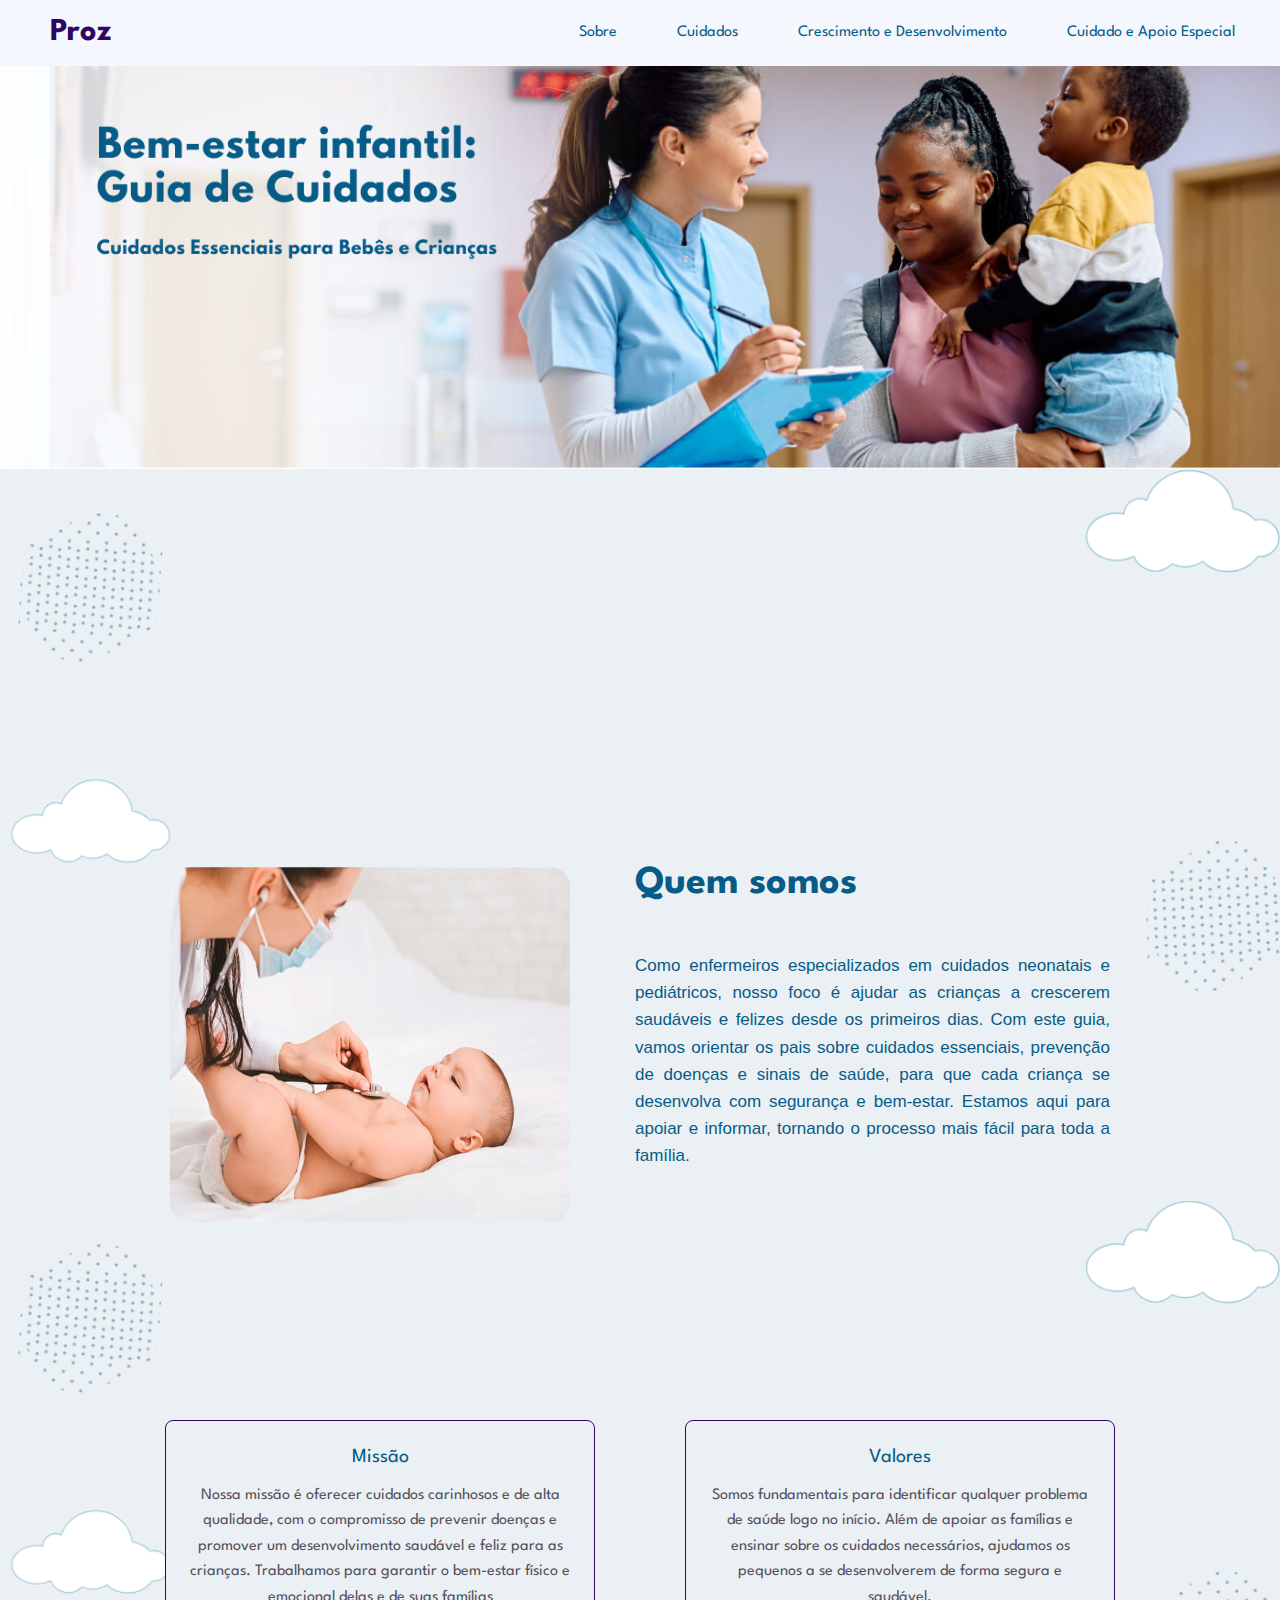
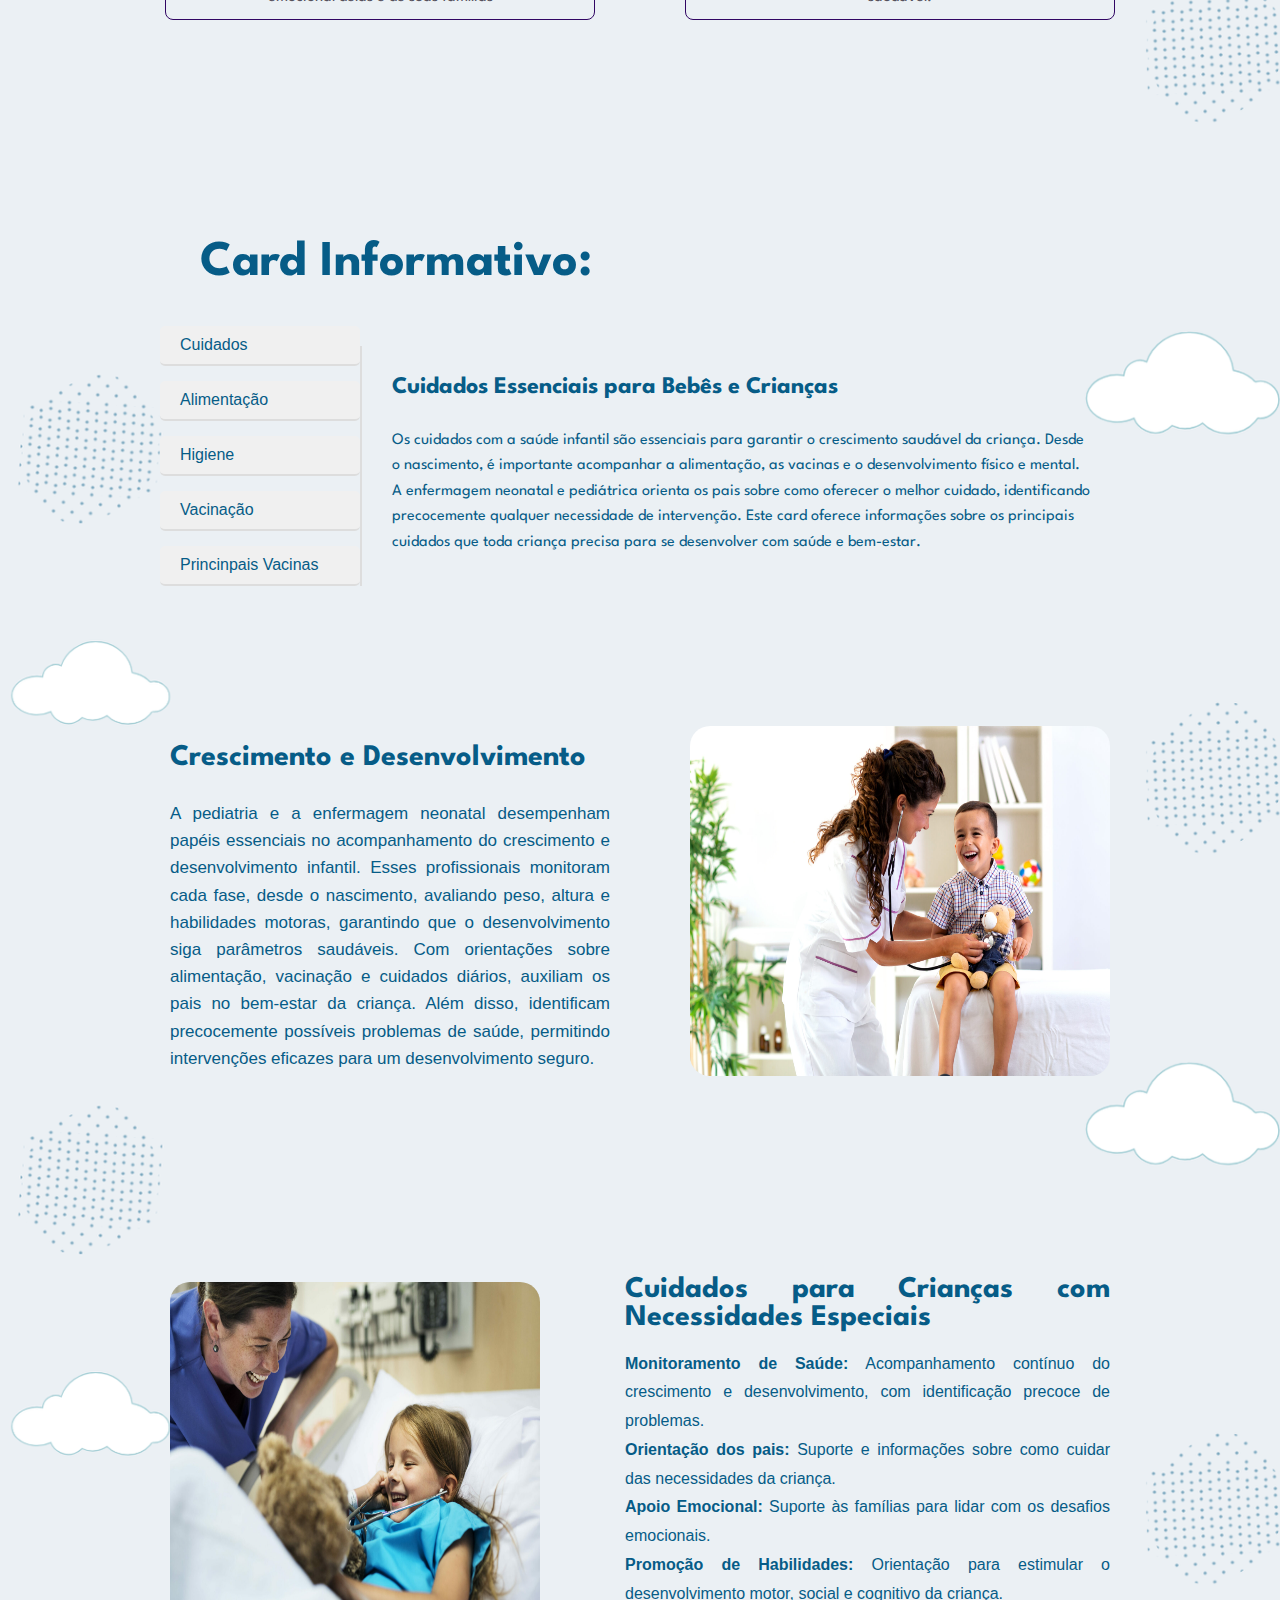
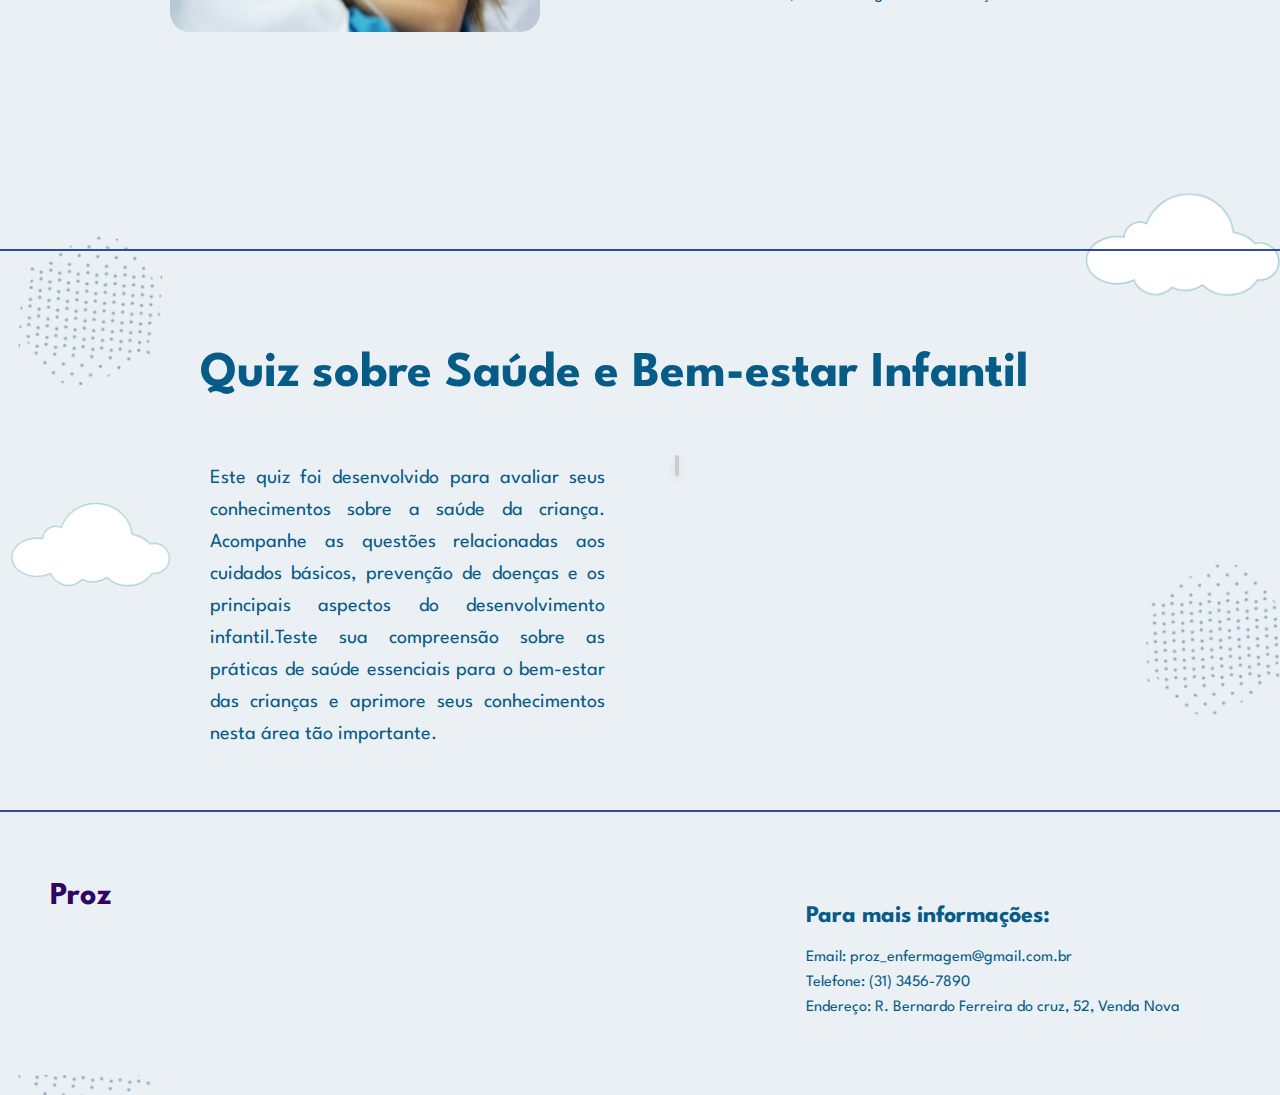
<file: index.html>
<!DOCTYPE html>
<html lang="pt-br">

<head>
    <meta charset="UTF-8">
    <meta name="viewport" content="width=device-width, initial-scale=1.0">
    <title>Enfermagem Neonatal e Pediátrica</title>
    <link rel="stylesheet" href="style.css">
    <link href="https://fonts.googleapis.com/css2?family=League+Spartan:wght@400;700&display=swap" rel="stylesheet">
</head>

<body>
    <header id="header">
        <h1>Proz</h1>
        <nav>
            <ul>
                <li><a href="#sobre">Sobre</a></li>
                <li><a href="#cuidados">Cuidados</a></li>
                <li><a href="#crescimento">Crescimento e Desenvolvimento</a></li>
                <li><a href="#especial">Cuidado e Apoio Especial</a></li>
            </ul>
        </nav>
    </header>


    <div class="carrossel-container">
        <div class="carrossel">
            <div class="slide"><img src="slide1.png" alt="Imagem 1"></div>
            <div class="slide"><img src="slide2.png" alt="Imagem 2"></div>
        </div>
    </div>
    <script src="script.js"></script>


    <!-- Seção Sobre -->
    <section id="sobre">
        <img src="baby.png" alt="img">
        <div>
            <h2>Quem somos</h2>
            <p>Como enfermeiros especializados em cuidados neonatais e pediátricos, nosso foco é ajudar as
                crianças a crescerem saudáveis e felizes desde os primeiros dias. Com este guia, vamos orientar os pais
                sobre cuidados essenciais, prevenção de doenças e sinais de saúde, para que cada criança se desenvolva com
                segurança e bem-estar. Estamos aqui para apoiar e informar, tornando o processo mais fácil para toda a
                família.</p>
        </div>
    </section>

    <!-- Seção de Cards -->

    <section id="missao-valores">
        <div class="card">
            <h3>Missão</h3>
            <p>Nossa missão é oferecer cuidados carinhosos e de alta qualidade, com o compromisso de prevenir
                doenças e promover um desenvolvimento saudável e feliz para as crianças. Trabalhamos para garantir 
                o bem-estar físico e emocional delas e de suas famílias</p>
        </div>

        <div class="card">
            <h3>Valores</h3>
            <p>Somos fundamentais para identificar qualquer problema de saúde logo no início. Além de apoiar as famílias e
                ensinar sobre os cuidados necessários, ajudamos os pequenos a se desenvolverem de forma segura e saudável.
            </p>
        </div>
    </section>


    <!-- Seção de cuidados botoes -->
    <h1 class="informativo">Card Informativo:</h1>
    <section id="cuidados">
        <div class="informacao-item">
            <button class="informacao-botao" onclick="mostrarInformacao('cuidado')">Cuidados</button>
            <button class="informacao-botao" onclick="mostrarInformacao('alimentacao')">Alimentação</button>
            <button class="informacao-botao" onclick="mostrarInformacao('higiene')">Higiene</button>
            <button class="informacao-botao" onclick="mostrarInformacao('vacinacao')">Vacinação</button>
            <button class="informacao-botao" onclick="mostrarInformacao('vacinas')">Princinpais Vacinas</button>
        </div>
        <div id="informacao-conteudo"></div>
    </section>

    <!-- Seção de crescimento -->

    <section id="crescimento">
        <div>
            <h2>Crescimento e Desenvolvimento</h2>
            <br>
            <p>A pediatria e a enfermagem neonatal desempenham papéis essenciais no acompanhamento do 
                crescimento e desenvolvimento infantil. Esses profissionais monitoram cada fase, 
                desde o nascimento, avaliando peso, altura e habilidades motoras, garantindo que o 
                desenvolvimento siga parâmetros saudáveis. Com orientações sobre alimentação, 
                vacinação e cuidados diários, auxiliam os pais no bem-estar da criança. Além disso, 
                identificam precocemente possíveis problemas de saúde, 
                permitindo intervenções eficazes para um desenvolvimento seguro.</p>
        </div>
        <img src="desenvolvimento.png" alt="img">
    </section>


    <!-- Seção de Cuidados Especiais -->
      <section id="especial">
        <img src="especiais.png" alt="foto">
        <div>
            <h2>Cuidados para Crianças com Necessidades Especiais</h2>
            <br>
            <p><b>Monitoramento de Saúde:</b> Acompanhamento contínuo 
            do crescimento e desenvolvimento, com identificação precoce de problemas.
            <br>
            <b>Orientação dos pais:</b> Suporte e informações 
            sobre como cuidar das necessidades da criança.
            <br>
            <b>Apoio Emocional:</b> Suporte às famílias para lidar com os desafios emocionais.
            <br>
            <b>Promoção de Habilidades:</b> Orientação para estimular o 
            desenvolvimento motor, social e cognitivo da criança.
            <br>
            </p>
        </div>
    </section>

    <hr>
    <!-- Seção do Quiz -->

    <h1 class="informativo">Quiz sobre Saúde e Bem-estar Infantil</h1>
    <section id="secquiz">
        <div class="texto">
            <p>Este quiz foi desenvolvido para avaliar seus conhecimentos sobre a saúde da criança. Acompanhe 
                as questões relacionadas aos cuidados básicos, prevenção de doenças e os principais 
                aspectos do desenvolvimento infantil.Teste sua compreensão sobre as práticas de saúde essenciais 
                para o bem-estar das crianças e aprimore seus conhecimentos nesta área tão importante.
            </p>
        </div>
        <div class="quiz">
            <script>(function(q,u,i,z,r){z=q.createElement(u),r=q.getElementsByTagName(u)[0];z.async=1;z.src=i;r.parentNode.insertBefore(z,r);})
            (document,'script','https://pt.quizur.com/js/embedder.js');</script>
            <ins class="quizurembed" data-id="http://pt.quizur.com/trivia/voce-sabe-sobre-a-saode-da-crianca-1nZIB"></ins>
            <div style="text-align:center; margin-top:20px">
            <a href="https://pt.quizur.com" target="_blank" 
            style="color:#ccc; text-decoration: none"></a></div> 
        </div>
    </section>      

    <hr>


    <!-- Seção de Contato -->
    
    <section class="contato">
        <h2 class="titulo-contato">Proz</h2>
        <div class="informacoes">
            <h2>Para mais informações:</h2>
            <p>Email: proz_enfermagem@gmail.com.br</p>
            <p>Telefone: (31) 3456-7890</p>
            <p>Endereço: R. Bernardo Ferreira do cruz, 52, Venda Nova</p>
        </div>
    </section>

</body>

</html>
</file>
<file: style.css>
html {
    max-width: 100%;
}

* {
    margin: 0;
    padding: 0;
    box-sizing: border-box;
}

body {
    background-image: url(Fundo.png);
    background-repeat: repeat;
    background-size: 100%;
    overflow-x: hidden;
    margin: 0;
}

h1,
h2,
h3,
p,
ul,
li {
    font-family: 'League Spartan', sans-serif;
}

/* Pagina Inicio */

header {
    background-color: #f4f8fe;
    padding: 5px 0;
    display: flex;
    justify-content: space-between;
    align-items: center;
    position: fixed;
    top: 0;
    left: 0;
    width: 100%;
    z-index: 1000; 
    padding: 10px 0px;
}

header h1 {
    list-style: none;
    margin-left: 50px;
    color: #310663;
}

header nav ul {
    list-style: none;
    display: flex;
}

header nav ul li {
    margin: 10px 15px;
    padding-right: 30px;
}

header nav ul li a {
    color: #065c87;
    text-decoration: none;
    font-family: 'League Spartan';
}

header nav ul li a:hover {
    font-weight: bold;
}

section {
    padding: 40px 20px;
    margin: 20px 0;
}

/* Carrossel */

.carrossel-container {
    margin: auto;
    width: 100%;
    height: 80vh;
    overflow: hidden;
}

.carrossel {
    display: flex;
    transition: transform 1s ease-in-out;
}

.slide {
    min-width: 100%;
    box-sizing: border-box;
    display: flex;
    justify-content: center;
    align-items: center;
}

.slide img {
    width: 100%;
    height: 90%;
    object-fit: cover;
}

/* Quem nos somos/sobre */

#sobre {
    display: flex;
    justify-content: center;
    align-items: center;
    padding: 80px 20px;
    gap: 65px;
    max-width: 980px;
    margin: 0 auto;
    padding-top: 100px;
}

#sobre img {
    width: 400px;
    height: 355px;
    border-radius: 20px;
}

#sobre div {
    display: flex;
    flex-direction: column;
    max-width: 560px;
    gap: 50px;
    margin-bottom: 100px;
    text-align: justify;
}

#sobre h2 {
    color: #065c87;
    font-size: 40px;
    margin-top: 45px;
}

#sobre p {
    font-family: 'Codec pro', sans-serif;
    color: #065c87;
    font-size: 17px;
    line-height: 1.6;
}

/* Cards */

#missao-valores {
    display: flex;
    gap: 90px;
    padding: 20px;
    justify-content: center;
    margin-bottom: 100px;
    margin-top: 50px;
}

#missao-valores .card {
    background-color: #ebf0f4;
    border: 1px solid #310663;
    border-radius: 8px;
    padding: 20px;
    width: 430px;
    height: 200px;
    text-align: center;
    display: flex;
    flex-direction: column;
}

#missao-valores .card:hover {
    background-color: #065c87;
    border: 1px solid #e0d5ec;
    transition: background-color 0.3s, box-shadow 0.3s, border-color 0.3s;
    color: #e0d5ec;
}

#missao-valores .card:hover h3,
#missao-valores .card:hover p {
    color: #fffbfb;
}

#missao-valores .card h3 {
    margin-bottom: 10px;
    font-size: 20px;
    color: #065c87;
}

#missao-valores .card p {
    color: #55515d;
    line-height: 1.6;
}

/* Card Informativo */

.informativo {
    font-size: 50px;
    margin-left: 200px;
    color: #065c87;
    padding-top: 100px;
}

#cuidados {
    display: flex;
    max-width: 1000px;
    margin: auto; 
}

.informacao-item {
    display: flex;
    flex-direction: column;
    gap: 15px;
    min-width: 200px;
}

.informacao-botao {
    padding: 10px 20px;
    color: #065c87;
    background-color: #f0f0f0;
    border: none;
    border-radius: 5px;
    cursor: pointer;
    font-size: 16px;
    text-align: left;
    width: 100%;
    transition: background-color 0.3s;
    border-bottom: 2px solid #ddd;
}

.informacao-botao:hover {
    background-color: #cce7f3;
}

.informacao-botao.active {
    background-color: #065c87;
    color: white;
}

#informacao-conteudo {
    flex-grow: 1;
    padding: 30px;
    border-left: 2px solid #ddd;
    margin-top: 20px;
}

#informacao-conteudo h2 {
    margin-top: 0;
    font-size: 24px;
    color: #065c87;
    padding-bottom: 20px;
    margin-bottom: 10px;
}

#informacao-conteudo p {
    font-size: 16px;
    line-height: 1.6;
    color: #065c87;
    font-weight: normal;
}

#informacao-conteudo ul,
li,
h3 {
    font-size: 16px;
    line-height: 1.6;
    color: #065c87;
    font-weight: normal;
}

/* Seção Crescimento e Desenvolvimento */

#crescimento {
    display: flex;
    justify-content: center;
    align-items: center;
    padding: 40px 20px;
    gap: 80px;
    max-width: 980px;
    margin: 0 auto;
    margin-bottom: 120px;
    padding-top: 100px;
}

#crescimento img {
    width: 420px;
    height: 350px;
    border-radius: 20px;
}

#crescimento div {
    display: flex;
    flex-direction: column;
    max-width: 560px;
    text-align: justify;
}

#crescimento h2 {
    color: #065c87;
    font-size: 30px;
    margin-bottom: 10px;
    margin-top: 15px;
    text-align: start;
}


#crescimento p {
    font-family: 'Codec pro', sans-serif;
    color: #065c87;
    font-size: 17px;
    line-height: 1.6;
}

/* Seção Cuidados Especiais */

#especial {
    display: flex;
    justify-content: center;
    align-items: center;
    padding: 40px 20px;
    gap: 85px;
    max-width: 980px;
    margin: 0 auto;
    margin-bottom: 170px;
}

#especial img {
    width: 370px;
    height: 350px;
    border-radius: 20px;
}

#especial div {
    display: flex;
    flex-direction: column;
    max-width: 560px;
    text-align: justify;
}

#especial h2 {
    color: #065c87;
    font-size: 30px;
}

#especial p {
    font-family: 'Codec pro', sans-serif;
    color: #065c87;
    font-size: 16px;
    line-height: 1.8;
    margin-bottom: 30px;
}


/*Seção do quiz */

#secquiz{
    display: flex;
    padding: 40px 210px;
    gap: 70px;
}

.texto{
    width: 50%;
    font-family: 'Codec pro', sans-serif;
    color: #065c87;
    font-size: 20px;
    line-height: 1.6;
    text-align: justify;
    margin-top: 5px;
}

.quizurembed{
    border: 2px solid #ccc;
    border-radius: 12px;
    box-shadow: 0 4px 8px rgba(0, 0, 0, 0.1);
    max-height: 400px;
}

.quiz{
    justify-content: flex-start;    
    align-items: center;
    flex-direction: column;  
    width: 50%; 
    margin-left: auto; 
    margin-bottom: 20px;
    max-height: none;
}



/* Seção de contato */

hr {
    border: none;
    height: 2px;
    background-color: #304d97;
    width: 100%;
}

.contato {
    padding: 50px;
    background-color: #ebf0f4;
    color: #065c87;
    display: flex;
    justify-content: space-between;
    align-items: flex-start;
}

.titulo-contato {
    font-size: 2em;
    margin: 0;
    color: #310663;
}

.informacoes {
    text-align: left;
    padding: 0px 50px;
}

.informacoes p {
    margin: 10px 0;
}

.informacoes h2 {
    margin: 10px 0;
    line-height: 2;
}
</file>
